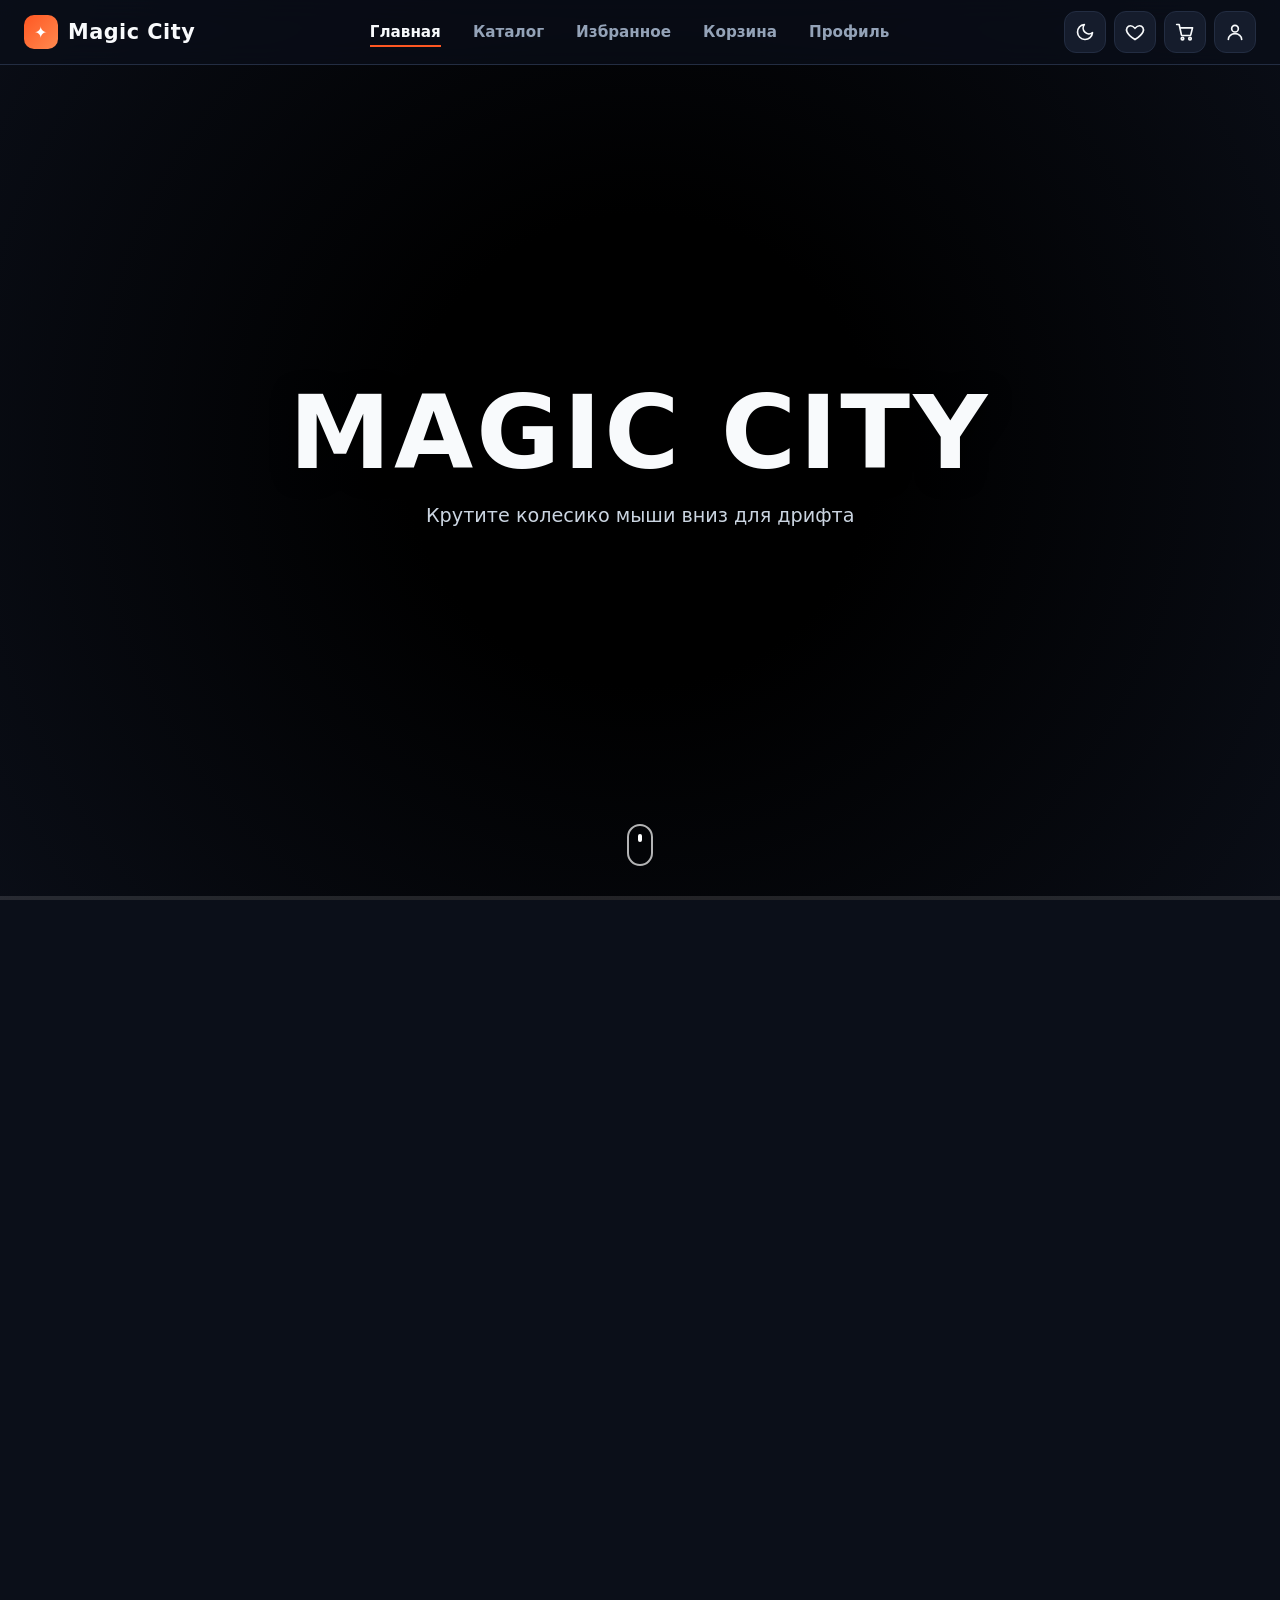
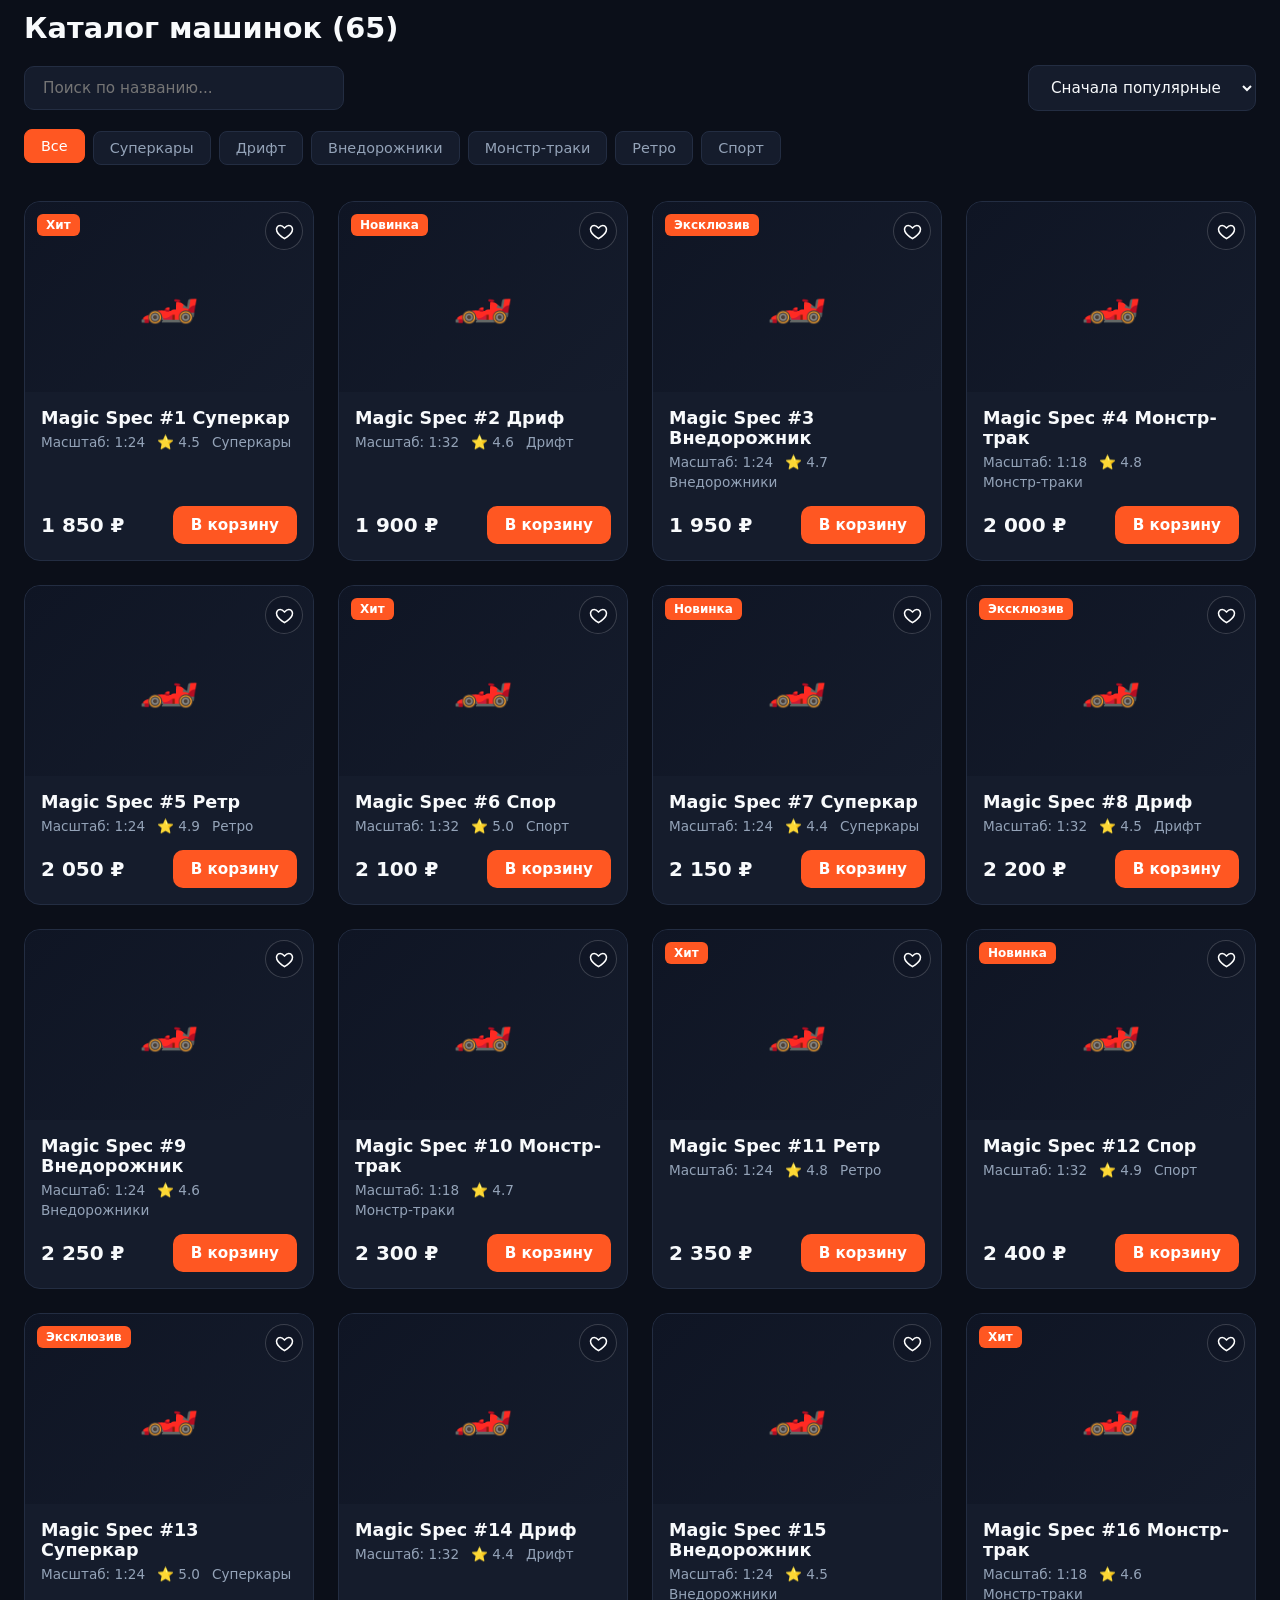
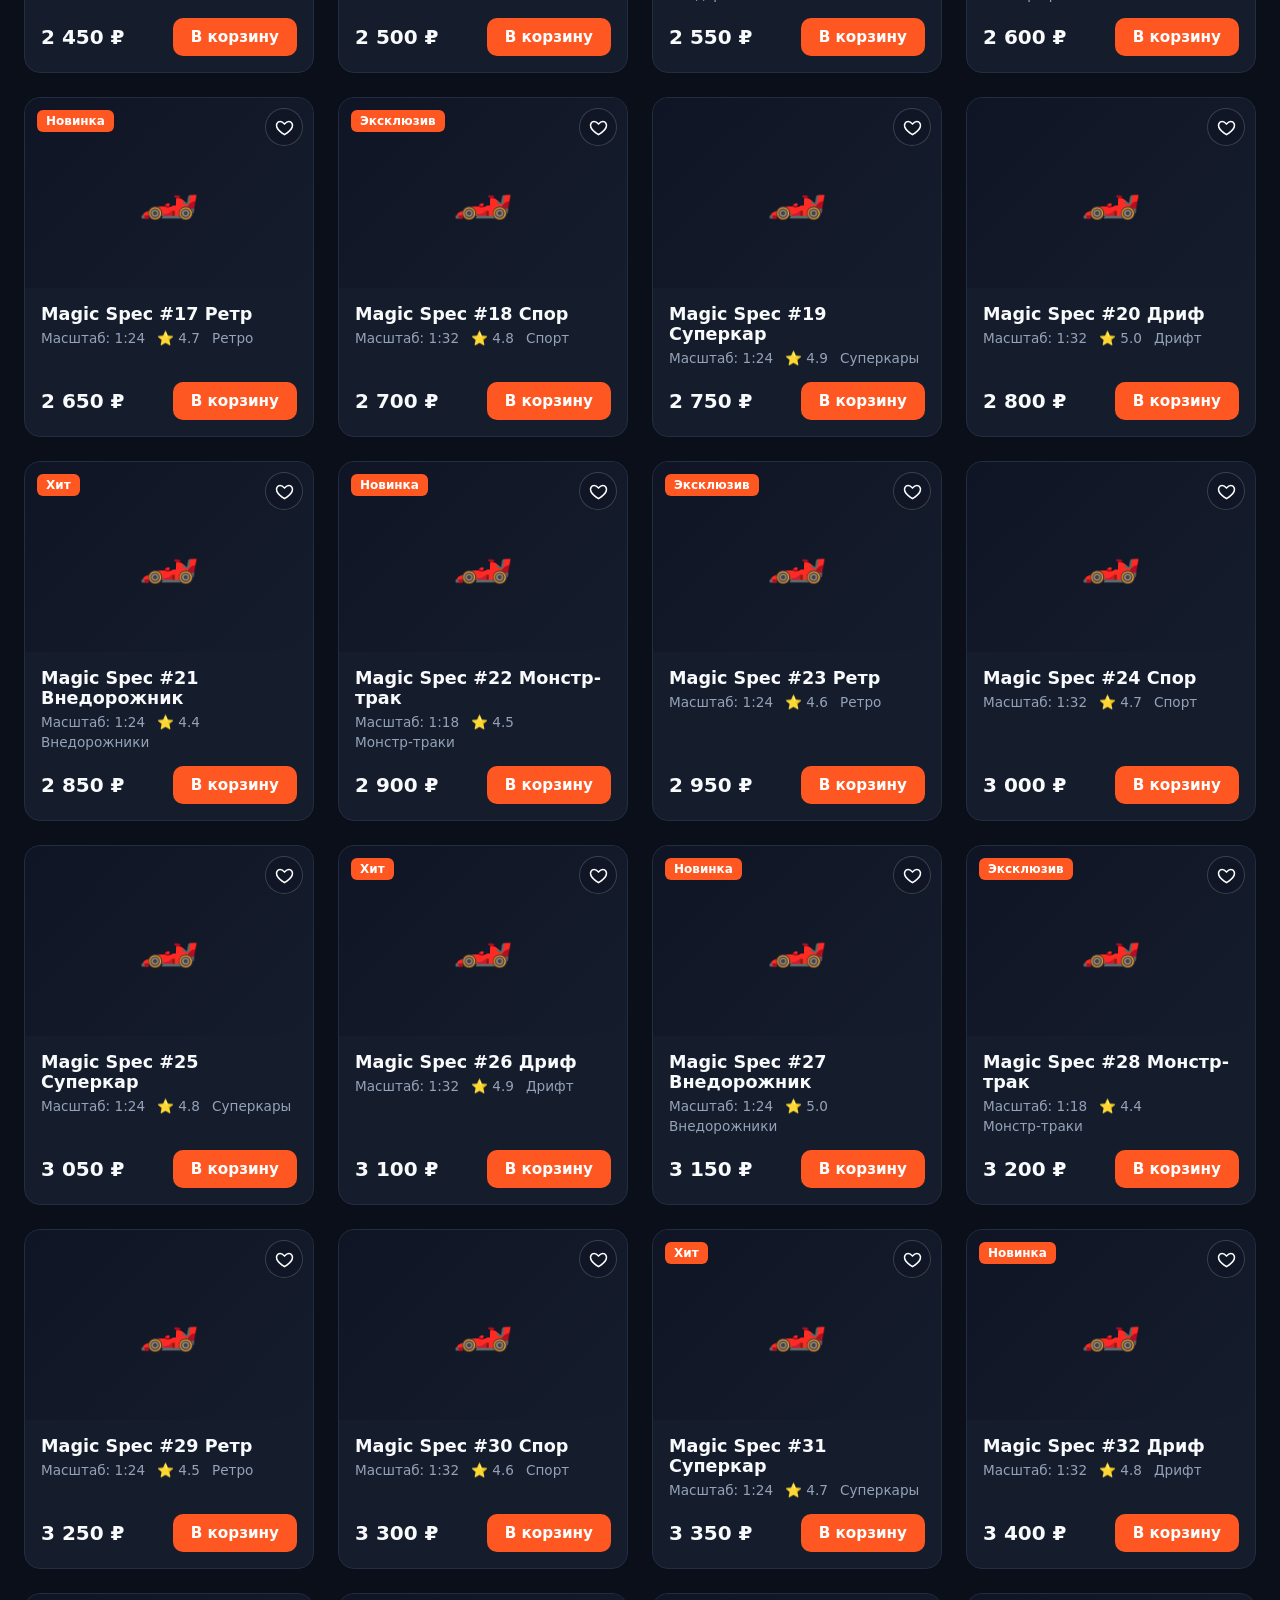
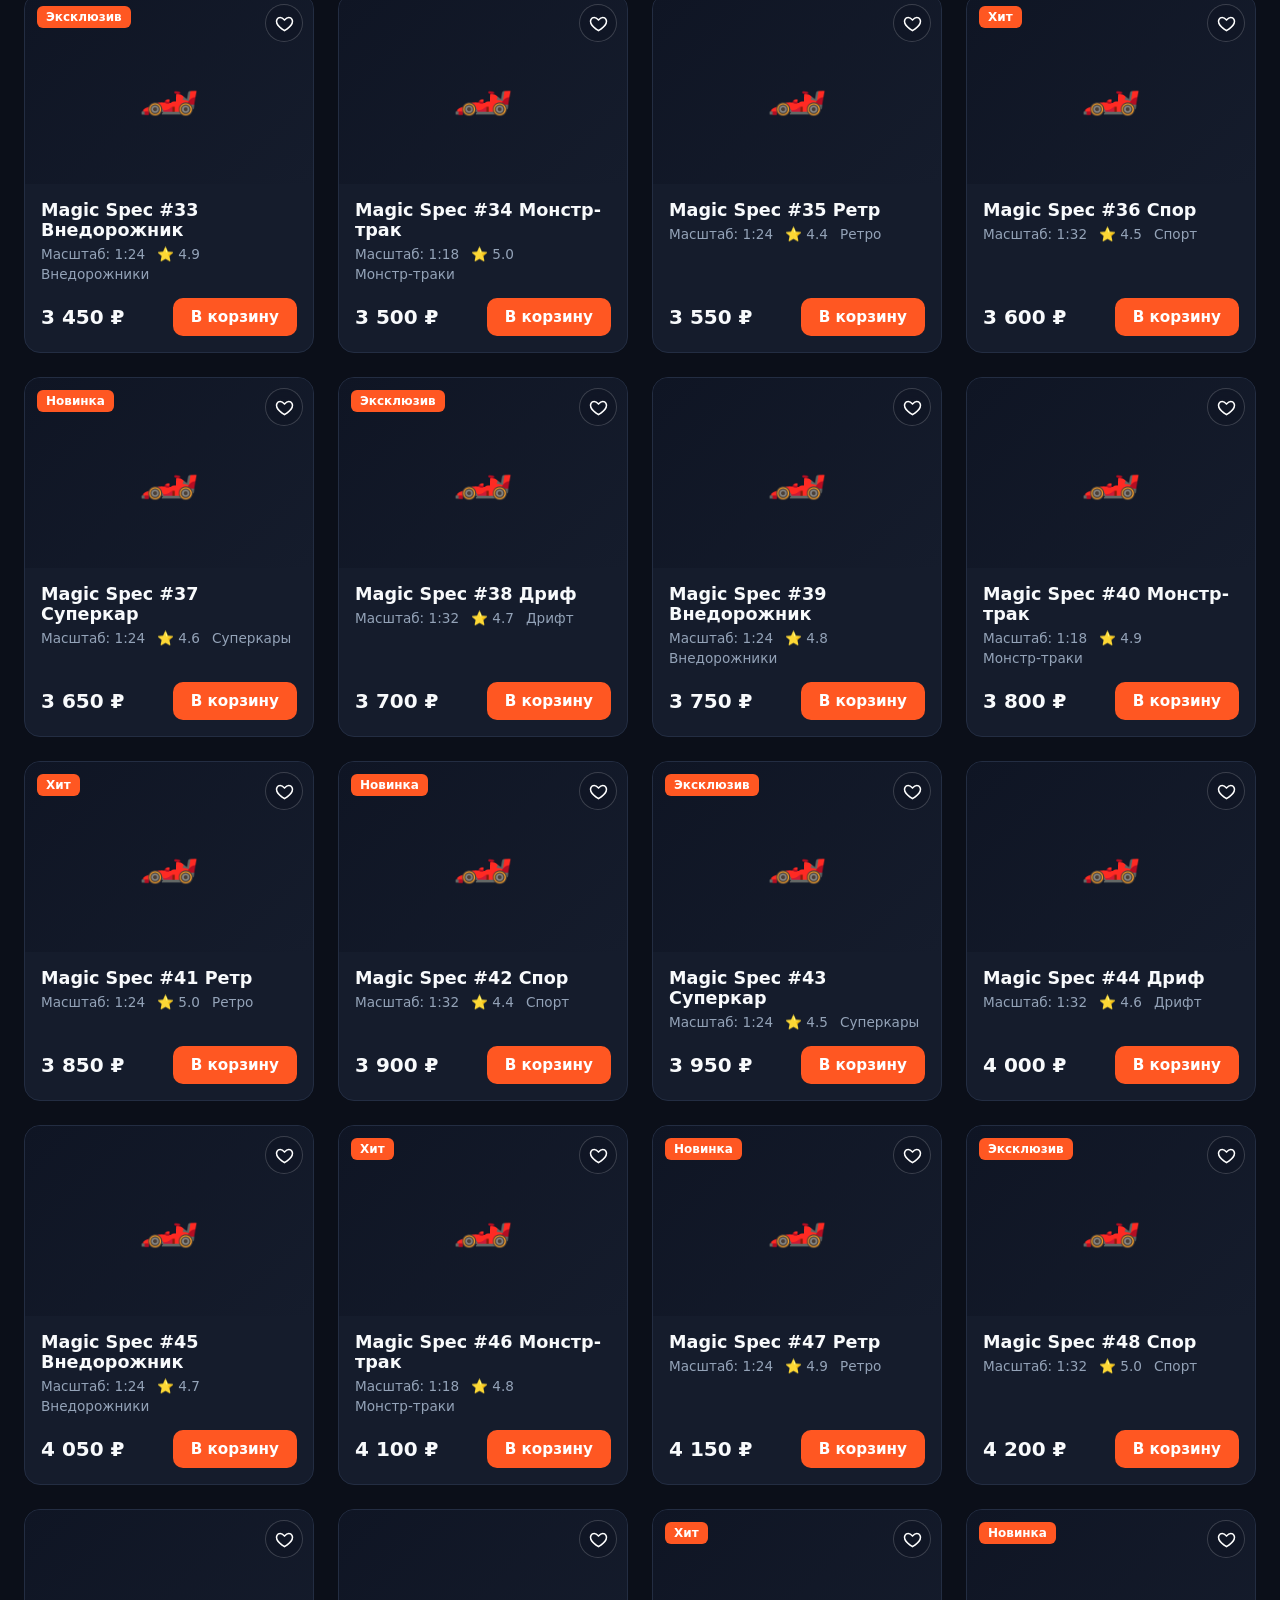
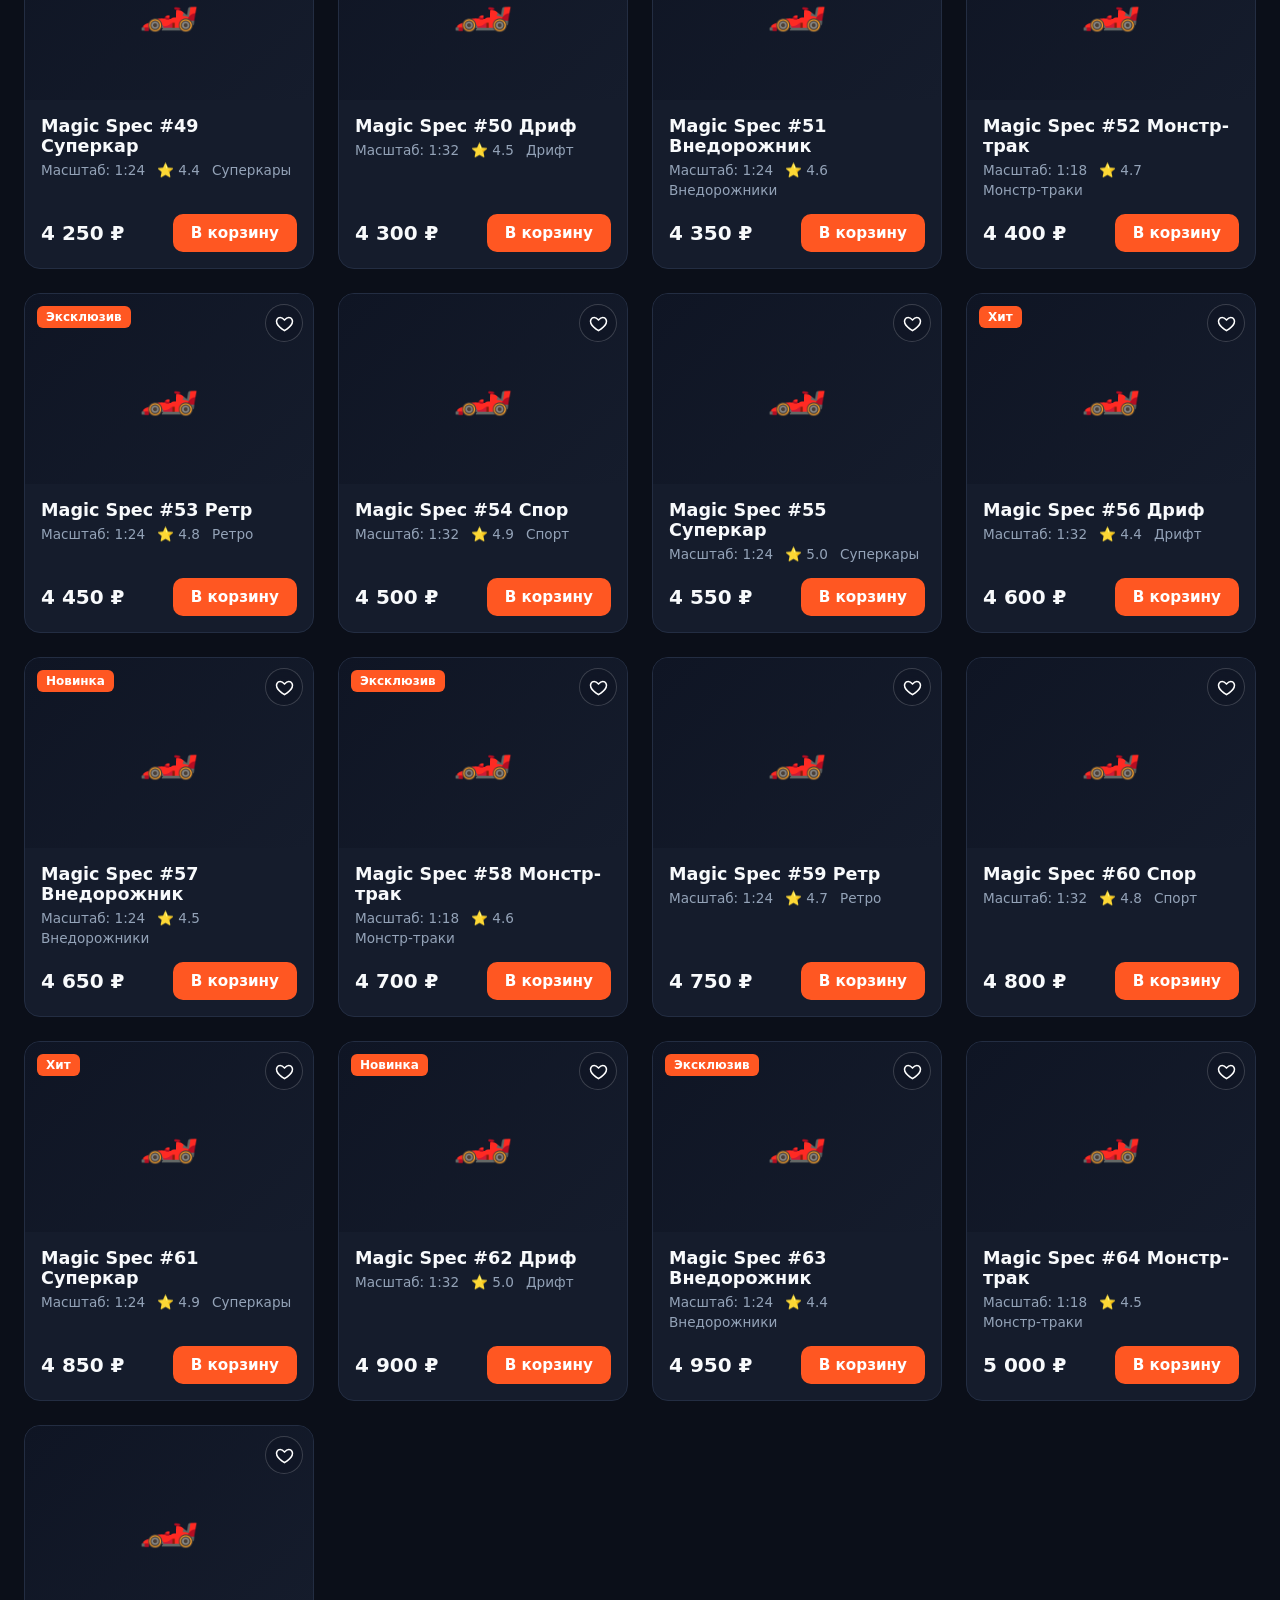
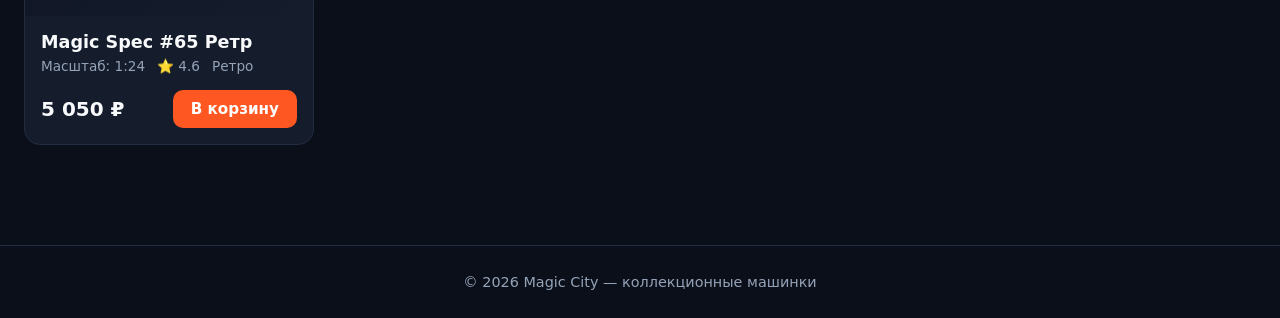
<file: index.html>
<!DOCTYPE html>
<html lang="ru" data-theme="dark">
<head>
  <meta charset="UTF-8" />
  <meta name="viewport" content="width=device-width, initial-scale=1.0" />
  <title>Magic City — Каталог машинок</title>
  <script>try{document.documentElement.dataset.theme=localStorage.getItem('mc_theme')||'dark'}catch(e){}</script>
  <link rel="stylesheet" href="css/style.css" />
</head>
<body data-page="home">
  <div id="site-header"></div>

  <section class="video-scroll-container" id="videoSection">
    <div class="video-sticky-box">
      <video class="scroll-video" id="scrollVideo" preload="auto" muted playsinline webkit-playsinline>
        <source src="car-drift-smooth.mp4" type="video/mp4" />
        <source src="car-drift.mp4" type="video/mp4" />
      </video>
      <div class="video-overlay" id="videoOverlay">
        <h1 class="overlay-title">Magic City</h1>
        <p class="overlay-sub">Крутите колесико мыши вниз для дрифта</p>
        <div class="scroll-hint"></div>
      </div>
      <div class="video-progress"><i id="videoBar"></i></div>
    </div>
  </section>

  <main class="catalog-section" id="catalog">
    <div class="catalog-header">
      <h2>Каталог машинок (<span id="count">0</span>)</h2>
      <div class="catalog-controls">
        <input type="text" id="searchInput" class="search-input" placeholder="Поиск по названию..." />
        <select id="sortSelect" class="select" aria-label="Сортировка">
          <option value="default">Сначала популярные</option>
          <option value="asc">Сначала дешёвые</option>
          <option value="desc">Сначала дорогие</option>
          <option value="rating">По рейтингу</option>
        </select>
      </div>
      <div class="filter-buttons" id="filterContainer">
        <button class="filter-btn active" data-category="Все">Все</button>
        <button class="filter-btn" data-category="Суперкары">Суперкары</button>
        <button class="filter-btn" data-category="Дрифт">Дрифт</button>
        <button class="filter-btn" data-category="Внедорожники">Внедорожники</button>
        <button class="filter-btn" data-category="Монстр-траки">Монстр-траки</button>
        <button class="filter-btn" data-category="Ретро">Ретро</button>
        <button class="filter-btn" data-category="Спорт">Спорт</button>
      </div>
    </div>
    <div class="grid" id="productsGrid"></div>
  </main>

  <div id="site-footer"></div>
  <script src="js/config.js"></script>
  <script src="js/products.js"></script>
  <script src="js/app.js"></script>
</body>
</html>
</file>
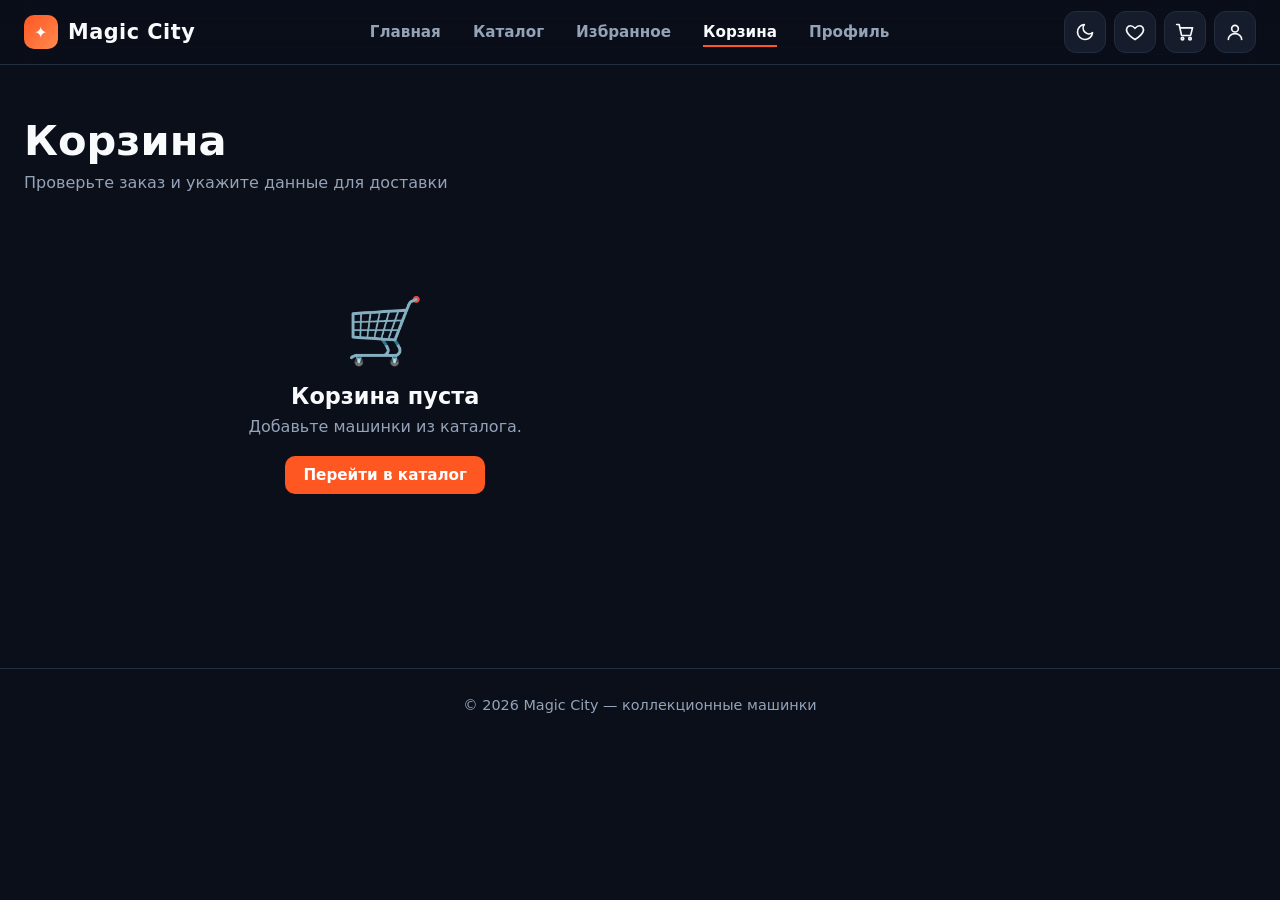
<file: cart.html>
<!DOCTYPE html>
<html lang="ru" data-theme="dark">
<head>
  <meta charset="UTF-8" />
  <meta name="viewport" content="width=device-width, initial-scale=1.0" />
  <title>Корзина — Magic City</title>
  <script>try{document.documentElement.dataset.theme=localStorage.getItem('mc_theme')||'dark'}catch(e){}</script>
  <link rel="stylesheet" href="css/style.css" />
</head>
<body data-page="cart" class="inner">
  <div id="site-header"></div>
  <main class="page"><div class="wrap">
    <h1 class="page-title">Корзина</h1>
    <p class="page-sub">Проверьте заказ и укажите данные для доставки</p>
    <div class="cart-layout">
      <div class="cart-list" id="cartList"></div>
      <aside class="panel sticky" id="cartSide">
        <h3>Оформление заказа</h3>
        <div class="sum-row"><span>Товаров</span><span id="sumCount">0</span></div>
        <div class="sum-row total"><span>Итого</span><span id="sumTotal">0 ₽</span></div>
        <form id="checkoutForm" novalidate style="margin-top:18px">
          <div class="field"><label for="fName">Имя</label><input id="fName" autocomplete="name" placeholder="Как к вам обращаться" /></div>
          <div class="field"><label for="fPhone">Телефон</label><input id="fPhone" type="tel" autocomplete="tel" placeholder="+998 90 123 45 67" /></div>
          <div class="field"><label for="fAddress">Адрес доставки</label><input id="fAddress" autocomplete="street-address" placeholder="Город, улица, дом" /></div>
          <div class="field"><label for="fNote">Комментарий</label><textarea id="fNote" placeholder="Необязательно"></textarea></div>
          <button class="btn big" id="orderBtn" type="submit">Оформить заказ</button>
        </form>
      </aside>
    </div>
  </div></main>
  <div id="site-footer"></div>
  <script src="js/config.js"></script>
  <script src="js/products.js"></script>
  <script src="js/app.js"></script>
</body>
</html>
</file>
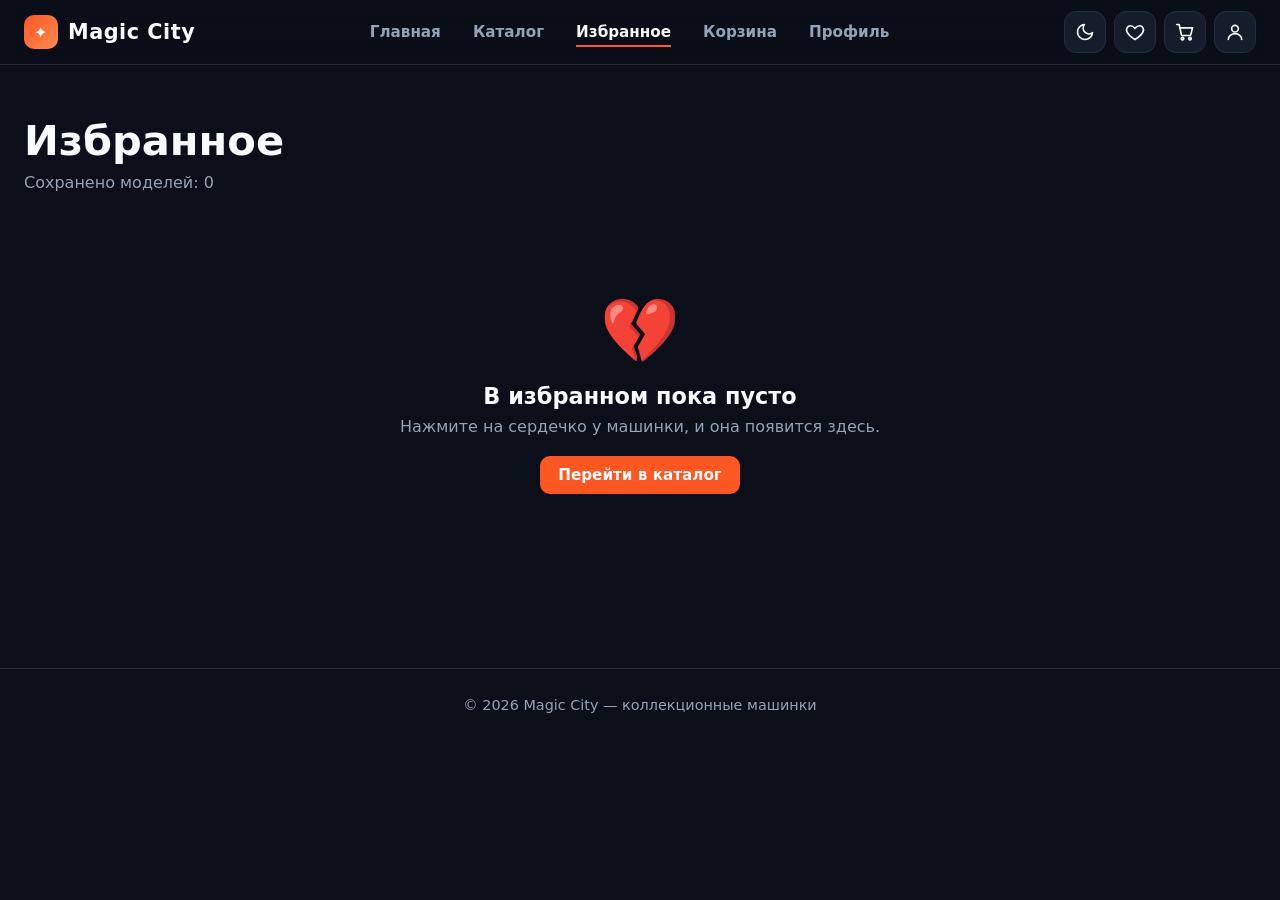
<file: favorites.html>
<!DOCTYPE html>
<html lang="ru" data-theme="dark">
<head>
  <meta charset="UTF-8" />
  <meta name="viewport" content="width=device-width, initial-scale=1.0" />
  <title>Избранное — Magic City</title>
  <script>try{document.documentElement.dataset.theme=localStorage.getItem('mc_theme')||'dark'}catch(e){}</script>
  <link rel="stylesheet" href="css/style.css" />
</head>
<body data-page="favorites" class="inner">
  <div id="site-header"></div>
  <main class="page"><div class="wrap">
    <h1 class="page-title">Избранное</h1>
    <p class="page-sub">Сохранено моделей: <span id="favTotal">0</span></p>
    <div class="grid" id="favGrid"></div>
  </div></main>
  <div id="site-footer"></div>
  <script src="js/config.js"></script>
  <script src="js/products.js"></script>
  <script src="js/app.js"></script>
</body>
</html>
</file>
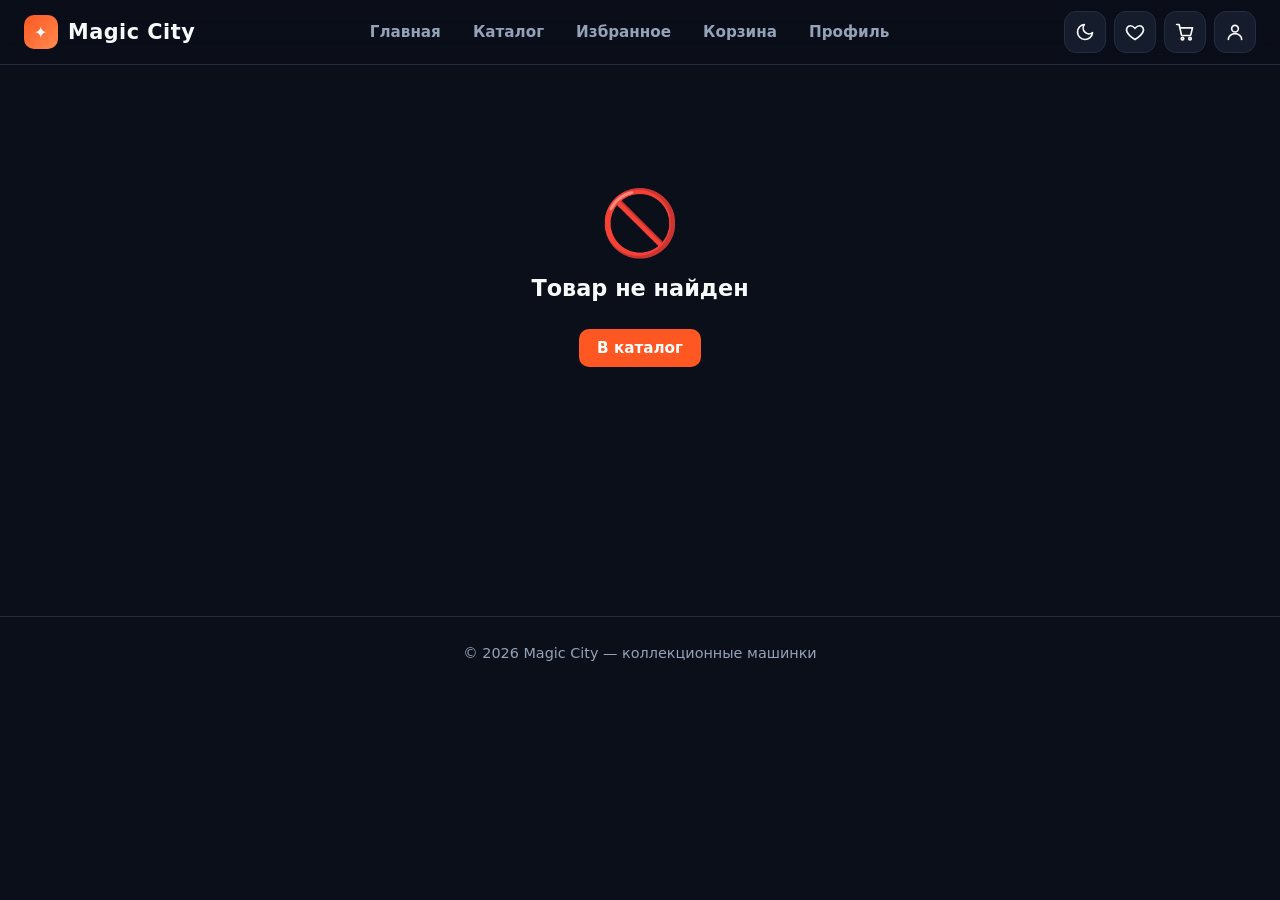
<file: product.html>
<!DOCTYPE html>
<html lang="ru" data-theme="dark">
<head>
  <meta charset="UTF-8" />
  <meta name="viewport" content="width=device-width, initial-scale=1.0" />
  <title>Товар — Magic City</title>
  <script>try{document.documentElement.dataset.theme=localStorage.getItem('mc_theme')||'dark'}catch(e){}</script>
  <link rel="stylesheet" href="css/style.css" />
</head>
<body data-page="product" class="inner">
  <div id="site-header"></div>
  <main class="page"><div class="wrap" id="productRoot"></div></main>
  <div id="site-footer"></div>
  <script src="js/config.js"></script>
  <script src="js/products.js"></script>
  <script src="js/app.js"></script>
</body>
</html>
</file>
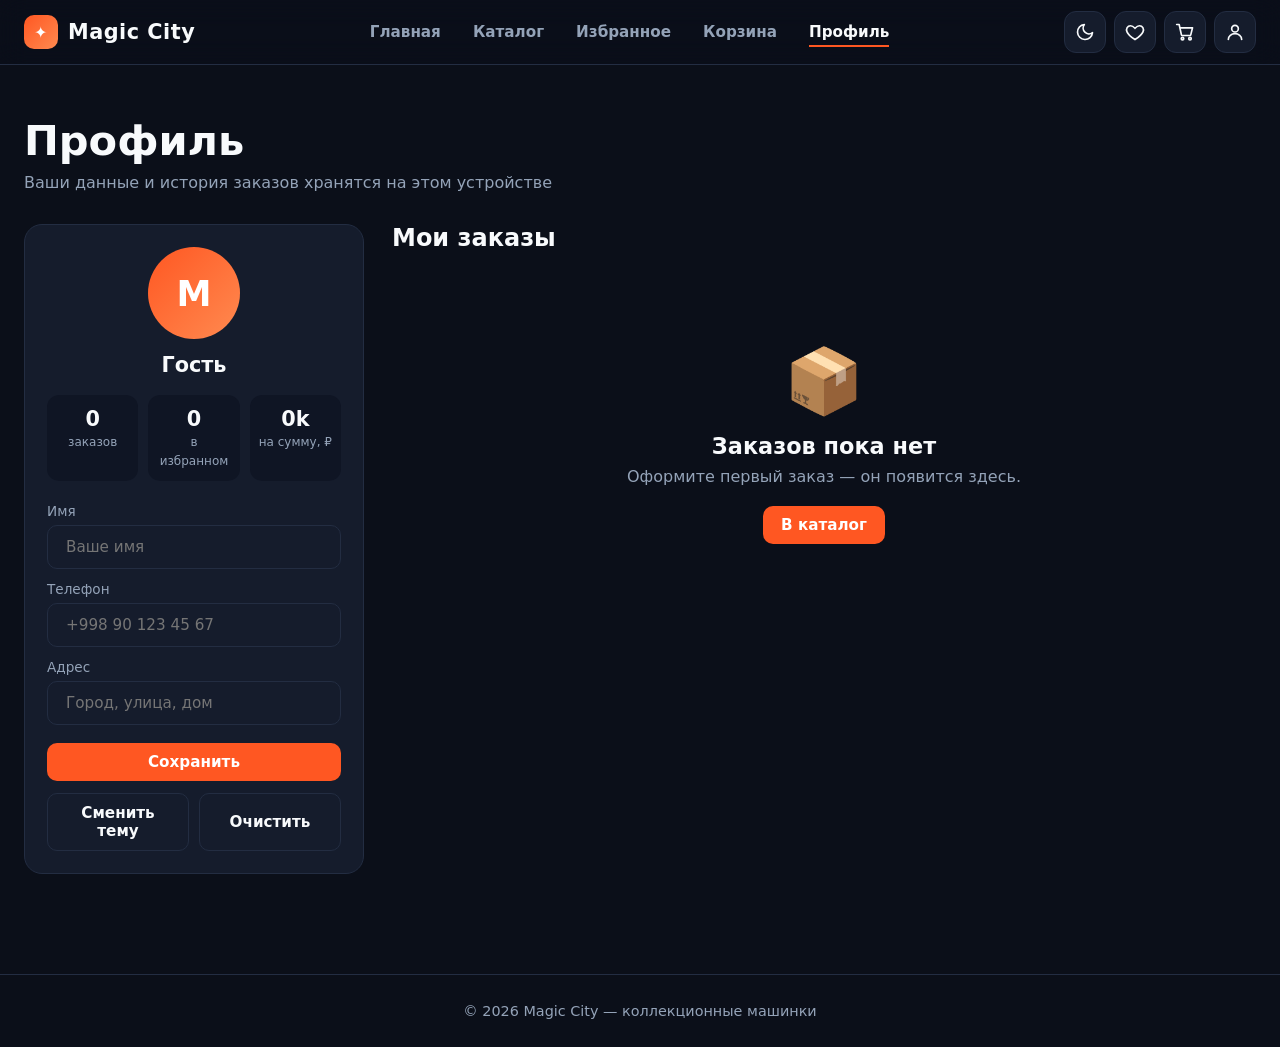
<file: profile.html>
<!DOCTYPE html>
<html lang="ru" data-theme="dark">
<head>
  <meta charset="UTF-8" />
  <meta name="viewport" content="width=device-width, initial-scale=1.0" />
  <title>Профиль — Magic City</title>
  <script>try{document.documentElement.dataset.theme=localStorage.getItem('mc_theme')||'dark'}catch(e){}</script>
  <link rel="stylesheet" href="css/style.css" />
</head>
<body data-page="profile" class="inner">
  <div id="site-header"></div>
  <main class="page"><div class="wrap">
    <h1 class="page-title">Профиль</h1>
    <p class="page-sub">Ваши данные и история заказов хранятся на этом устройстве</p>
    <div class="profile-layout">
      <aside class="panel">
        <div class="avatar" id="avatar">M</div>
        <div class="profile-name" id="profileName">Гость</div>
        <div class="stats">
          <div class="stat"><b id="stOrders">0</b><span>заказов</span></div>
          <div class="stat"><b id="stFav">0</b><span>в избранном</span></div>
          <div class="stat"><b id="stSum">0</b><span>на сумму, ₽</span></div>
        </div>
        <form id="profileForm">
          <div class="field"><label for="pName">Имя</label><input id="pName" placeholder="Ваше имя" /></div>
          <div class="field"><label for="pPhone">Телефон</label><input id="pPhone" type="tel" placeholder="+998 90 123 45 67" /></div>
          <div class="field"><label for="pAddress">Адрес</label><input id="pAddress" placeholder="Город, улица, дом" /></div>
          <button class="btn" type="submit">Сохранить</button>
        </form>
        <div style="display:flex;gap:10px;margin-top:12px">
          <button class="btn ghost" id="themeBtn" type="button" style="flex:1;margin:0">Сменить тему</button>
          <button class="btn ghost danger" id="clearBtn" type="button" style="flex:1;margin:0">Очистить</button>
        </div>
      </aside>
      <section>
        <h2 class="section-title" style="margin-top:0">Мои заказы</h2>
        <div id="ordersBox"></div>
      </section>
    </div>
  </div></main>
  <div id="site-footer"></div>
  <script src="js/config.js"></script>
  <script src="js/products.js"></script>
  <script src="js/app.js"></script>
</body>
</html>
</file>
<file: css/style.css>
:root, [data-theme="dark"] {
  --bg: #0b0f19;
  --bg-2: #0f1524;
  --card-bg: #151c2c;
  --accent: #ff5722;
  --accent-2: #ff8a50;
  --text: #f8fafc;
  --text-muted: #94a3b8;
  --border: #232d42;
  --overlay: 11, 15, 25;
  --shadow: 0 10px 30px rgba(0, 0, 0, .45);
  --header-bg: rgba(11, 15, 25, .72);
  --ok: #22c55e;
  --err: #ef4444;
}
[data-theme="light"] {
  --bg: #f3f5fa;
  --bg-2: #e9edf5;
  --card-bg: #ffffff;
  --accent: #f04a14;
  --accent-2: #ff7a3d;
  --text: #0f172a;
  --text-muted: #5b6b82;
  --border: #dde3ee;
  --overlay: 243, 245, 250;
  --shadow: 0 10px 30px rgba(15, 23, 42, .12);
  --header-bg: rgba(255, 255, 255, .78);
}

* { box-sizing: border-box; margin: 0; padding: 0; }
html { scroll-behavior: smooth; }
body {
  background-color: var(--bg);
  color: var(--text);
  font-family: system-ui, -apple-system, "Segoe UI", sans-serif;
  overflow-x: hidden;
  transition: background-color .45s ease, color .45s ease;
  min-height: 100vh;
}
body.inner { padding-top: 76px; }
a { color: inherit; text-decoration: none; }
button { font-family: inherit; cursor: pointer; }
img { max-width: 100%; display: block; }
:focus-visible { outline: 2px solid var(--accent); outline-offset: 2px; }

/* ---------- Header ---------- */
.site-header {
  position: fixed; top: 0; left: 0; right: 0; z-index: 100;
  background: var(--header-bg);
  backdrop-filter: blur(14px); -webkit-backdrop-filter: blur(14px);
  border-bottom: 1px solid var(--border);
  transition: background-color .45s ease, border-color .45s ease, transform .35s ease;
}
.site-header.hide { transform: translateY(-100%); }
.header-inner {
  max-width: 1280px; margin: 0 auto; padding: 0 24px; height: 64px;
  display: flex; align-items: center; justify-content: space-between; gap: 16px;
}
.logo { font-weight: 900; font-size: 1.3rem; letter-spacing: .5px; display: flex; align-items: center; gap: 10px; }
.logo-mark {
  width: 34px; height: 34px; border-radius: 10px; display: grid; place-items: center;
  background: linear-gradient(135deg, var(--accent), var(--accent-2)); color: #fff; font-size: 1rem;
  transition: transform .5s cubic-bezier(.3, 1.6, .5, 1);
}
.logo:hover .logo-mark { transform: rotate(-12deg) scale(1.12); }
.nav { display: flex; gap: 4px; }
.nav a {
  position: relative; padding: 8px 14px; border-radius: 8px; color: var(--text-muted);
  font-weight: 600; font-size: .95rem; transition: color .2s;
}
.nav a::after {
  content: ""; position: absolute; left: 14px; right: 14px; bottom: 2px; height: 2px; background: var(--accent);
  transform: scaleX(0); transform-origin: left; transition: transform .3s ease;
}
.nav a:hover, .nav a.active { color: var(--text); }
.nav a:hover::after, .nav a.active::after { transform: scaleX(1); }
.header-actions { display: flex; align-items: center; gap: 8px; }
.icon-btn {
  position: relative; width: 42px; height: 42px; border-radius: 12px; display: grid; place-items: center;
  background: var(--card-bg); border: 1px solid var(--border); color: var(--text);
  transition: transform .2s, border-color .2s, background-color .45s;
}
.icon-btn:hover { transform: translateY(-2px); border-color: var(--accent); }
.icon-btn svg { width: 20px; height: 20px; }
.badge-count {
  position: absolute; top: -6px; right: -6px; min-width: 20px; height: 20px; padding: 0 5px; border-radius: 10px;
  background: var(--accent); color: #fff; font-size: .72rem; font-weight: 800; display: grid; place-items: center;
  transform: scale(0); transition: transform .3s cubic-bezier(.3, 1.8, .5, 1);
}
.badge-count.show { transform: scale(1); }
.badge-count.bump { animation: bump .45s ease; }
@keyframes bump { 0% { transform: scale(1); } 40% { transform: scale(1.6); } 100% { transform: scale(1); } }
.theme-toggle .sun, .theme-toggle .moon { position: absolute; transition: transform .5s cubic-bezier(.3, 1.4, .5, 1), opacity .3s; }
[data-theme="dark"] .theme-toggle .sun { transform: rotate(-90deg) scale(0); opacity: 0; }
[data-theme="light"] .theme-toggle .moon { transform: rotate(90deg) scale(0); opacity: 0; }
.burger { display: none; }

/* ---------- Video hero ---------- */
.video-scroll-container { position: relative; height: 350vh; }
.video-sticky-box {
  position: sticky; top: 0; width: 100%; height: 100vh; overflow: hidden;
  display: flex; align-items: center; justify-content: center; background: #000;
}
video.scroll-video { width: 100%; height: 100%; object-fit: cover; pointer-events: none; }
.video-overlay {
  position: absolute; inset: 0; display: flex; flex-direction: column; align-items: center; justify-content: center;
  text-align: center; background: radial-gradient(circle, transparent 30%, rgba(11, 15, 25, .9) 100%);
  pointer-events: none; padding: 20px; transition: opacity .2s linear;
}
.overlay-title {
  font-size: clamp(2.8rem, 8vw, 6.5rem); font-weight: 900; text-transform: uppercase; letter-spacing: 3px;
  margin-bottom: 12px; color: #f8fafc; text-shadow: 0 4px 24px rgba(0, 0, 0, .9);
  animation: titleIn 1.1s cubic-bezier(.2, .8, .2, 1) both;
}
.overlay-sub { font-size: 1.2rem; color: #cbd5e1; animation: titleIn 1.1s .25s cubic-bezier(.2, .8, .2, 1) both; }
@keyframes titleIn { from { opacity: 0; transform: translateY(30px) scale(.96); letter-spacing: 10px; } to { opacity: 1; transform: none; } }
.scroll-hint {
  position: absolute; bottom: 34px; left: 50%; width: 26px; height: 42px; margin-left: -13px;
  border: 2px solid rgba(255, 255, 255, .7); border-radius: 14px;
}
.scroll-hint::after {
  content: ""; position: absolute; top: 8px; left: 50%; width: 4px; height: 8px; margin-left: -2px;
  border-radius: 2px; background: #fff; animation: wheel 1.6s infinite;
}
@keyframes wheel { 0% { opacity: 1; transform: translateY(0); } 100% { opacity: 0; transform: translateY(16px); } }
.video-progress { position: absolute; left: 0; bottom: 0; height: 4px; width: 100%; background: rgba(255, 255, 255, .12); }
.video-progress i { display: block; height: 100%; width: 0; background: linear-gradient(90deg, var(--accent), var(--accent-2)); }

/* ---------- Catalog ---------- */
.catalog-section, .page {
  position: relative; z-index: 10; background-color: var(--bg); padding: 60px 24px 100px;
  border-top: 1px solid var(--border); transition: background-color .45s ease;
  min-height: 60vh;
}
body.inner .page { border-top: none; padding-top: 40px; }
.wrap { max-width: 1280px; margin: 0 auto; }
.page-title { font-size: clamp(1.8rem, 4vw, 2.6rem); font-weight: 900; margin-bottom: 8px; }
.page-sub { color: var(--text-muted); margin-bottom: 32px; }
.catalog-header { max-width: 1280px; margin: 0 auto 36px; display: flex; flex-direction: column; gap: 20px; }
.catalog-header h2 { font-size: 1.8rem; font-weight: 900; }
.catalog-controls { display: flex; flex-wrap: wrap; gap: 12px; justify-content: space-between; align-items: center; }
.search-input, .select, .field input, .field textarea {
  padding: 12px 18px; border-radius: 10px; background: var(--card-bg); border: 1px solid var(--border);
  color: var(--text); font-size: .95rem; outline: none; font-family: inherit;
  transition: border-color .2s, box-shadow .2s, background-color .45s;
}
.search-input { width: 100%; max-width: 320px; }
.search-input:focus, .select:focus, .field input:focus, .field textarea:focus {
  border-color: var(--accent); box-shadow: 0 0 0 3px rgba(255, 87, 34, .18);
}
.filter-buttons { display: flex; flex-wrap: wrap; gap: 8px; }
.filter-btn {
  background: var(--card-bg); color: var(--text-muted); border: 1px solid var(--border);
  padding: 8px 16px; border-radius: 8px; font-size: .9rem; transition: .25s;
}
.filter-btn.active, .filter-btn:hover { background: var(--accent); color: #fff; border-color: var(--accent); transform: translateY(-2px); }

.grid {
  display: grid; grid-template-columns: repeat(auto-fill, minmax(260px, 1fr)); gap: 24px; max-width: 1280px; margin: 0 auto;
}
.card {
  background: var(--card-bg); border: 1px solid var(--border); border-radius: 16px; overflow: hidden;
  display: flex; flex-direction: column; position: relative;
  transition: transform .35s cubic-bezier(.2, .8, .2, 1), box-shadow .35s, border-color .3s, background-color .45s;
}
.card:hover { transform: translateY(-8px); box-shadow: var(--shadow); border-color: var(--accent); }
.card.reveal { opacity: 0; transform: translateY(30px); }
.card.reveal.in { opacity: 1; transform: none; transition: opacity .6s ease var(--d, 0s), transform .6s cubic-bezier(.2, .8, .2, 1) var(--d, 0s), box-shadow .35s, border-color .3s; }
.card.reveal.in:hover { transform: translateY(-8px); }
.card-image-box { display: block; width: 100%; height: 190px; background: var(--bg-2); overflow: hidden; }
.card-image-box img { width: 100%; height: 100%; object-fit: cover; transition: transform .6s ease; }
.card:hover .card-image-box img { transform: scale(1.1) rotate(.6deg); }
.img-fallback { width: 100%; height: 100%; display: grid; place-items: center; font-size: 3rem; background: linear-gradient(135deg, var(--bg-2), var(--card-bg)); }
.badge {
  position: absolute; top: 12px; left: 12px; background: var(--accent); color: #fff; font-size: .75rem;
  padding: 4px 9px; border-radius: 6px; font-weight: 700; z-index: 2;
}
.fav-btn {
  position: absolute; top: 10px; right: 10px; z-index: 3; width: 38px; height: 38px; border-radius: 50%;
  display: grid; place-items: center; background: rgba(15, 21, 36, .55); backdrop-filter: blur(6px);
  border: 1px solid rgba(255, 255, 255, .18); color: #fff; transition: transform .2s, background-color .2s;
}
.fav-btn svg { width: 19px; height: 19px; fill: transparent; stroke: currentColor; stroke-width: 2; transition: fill .2s, stroke .2s; }
.fav-btn:hover { transform: scale(1.12); }
.fav-btn.on { background: #fff; color: #ef2b4b; }
.fav-btn.on svg { fill: #ef2b4b; stroke: #ef2b4b; }
.fav-btn.pop { animation: heartPop .5s cubic-bezier(.3, 1.8, .5, 1); }
@keyframes heartPop { 0% { transform: scale(1); } 40% { transform: scale(1.5); } 100% { transform: scale(1); } }
.card-body { padding: 16px; display: flex; flex-direction: column; flex-grow: 1; }
.card-title { font-size: 1.1rem; font-weight: 700; margin-bottom: 6px; }
.card-title:hover { color: var(--accent); }
.card-meta { font-size: .85rem; color: var(--text-muted); margin-bottom: 16px; display: flex; flex-wrap: wrap; gap: 4px 12px; }
.card-footer { margin-top: auto; display: flex; align-items: center; justify-content: space-between; gap: 8px; }
.price { font-size: 1.25rem; font-weight: 800; }
.buy-btn, .btn {
  background: var(--accent); color: #fff; border: none; padding: 10px 18px; border-radius: 10px; font-weight: 700;
  font-size: .95rem; position: relative; overflow: hidden; transition: transform .2s, box-shadow .25s, background-color .2s;
}
.buy-btn:hover, .btn:hover { transform: translateY(-2px); box-shadow: 0 8px 20px rgba(255, 87, 34, .4); background: var(--accent-2); }
.buy-btn:active, .btn:active { transform: scale(.96); }
.btn.ghost { background: transparent; color: var(--text); border: 1px solid var(--border); }
.btn.ghost:hover { border-color: var(--accent); box-shadow: none; background: transparent; }
.btn.danger:hover { border-color: var(--err); color: var(--err); }
.btn[disabled] { opacity: .6; pointer-events: none; }
.btn.big { padding: 14px 26px; font-size: 1.05rem; }
.buy-btn.added { background: var(--ok); }
.ripple { position: absolute; border-radius: 50%; background: rgba(255, 255, 255, .45); transform: scale(0); animation: ripple .6s linear; pointer-events: none; }
@keyframes ripple { to { transform: scale(4); opacity: 0; } }

.empty { text-align: center; padding: 70px 20px; color: var(--text-muted); grid-column: 1 / -1; animation: fadeUp .6s ease both; }
.empty .em-ico { font-size: 4rem; margin-bottom: 14px; display: inline-block; animation: float 3s ease-in-out infinite; }
.empty h3 { color: var(--text); font-size: 1.4rem; margin-bottom: 8px; }
.empty .btn { display: inline-block; margin-top: 20px; }
@keyframes float { 50% { transform: translateY(-10px); } }
@keyframes fadeUp { from { opacity: 0; transform: translateY(20px); } to { opacity: 1; transform: none; } }

/* ---------- Product page ---------- */
.crumbs { color: var(--text-muted); font-size: .9rem; margin-bottom: 24px; }
.crumbs a:hover { color: var(--accent); }
.product-layout { display: grid; grid-template-columns: 1.1fr 1fr; gap: 40px; align-items: start; }
.product-gallery {
  position: relative; border-radius: 20px; overflow: hidden; border: 1px solid var(--border); background: var(--card-bg);
  aspect-ratio: 4 / 3; animation: fadeUp .7s ease both; cursor: zoom-in;
}
.product-gallery img { width: 100%; height: 100%; object-fit: cover; transition: transform .25s ease-out; }
.product-gallery:hover img { transform: scale(1.35); }
.product-info { animation: fadeUp .7s .12s ease both; }
.product-info h1 { font-size: clamp(1.7rem, 3.5vw, 2.4rem); font-weight: 900; margin: 10px 0; }
.tags { display: flex; flex-wrap: wrap; gap: 8px; margin-bottom: 14px; }
.tag { padding: 5px 12px; border-radius: 20px; background: var(--card-bg); border: 1px solid var(--border); font-size: .85rem; color: var(--text-muted); }
.tag.accent { background: var(--accent); border-color: var(--accent); color: #fff; font-weight: 700; }
.product-price { font-size: 2.2rem; font-weight: 900; margin: 18px 0; }
.product-desc { color: var(--text-muted); line-height: 1.7; margin-bottom: 22px; }
.specs { width: 100%; border-collapse: collapse; margin-bottom: 26px; }
.specs td { padding: 10px 0; border-bottom: 1px solid var(--border); font-size: .95rem; }
.specs td:first-child { color: var(--text-muted); width: 45%; }
.buy-row { display: flex; flex-wrap: wrap; gap: 12px; align-items: center; }
.qty { display: inline-flex; align-items: center; border: 1px solid var(--border); border-radius: 10px; background: var(--card-bg); overflow: hidden; }
.qty button { width: 38px; height: 42px; border: none; background: transparent; color: var(--text); font-size: 1.2rem; transition: background-color .2s; }
.qty button:hover { background: var(--accent); color: #fff; }
.qty span { min-width: 36px; text-align: center; font-weight: 700; display: inline-block; }
.qty span.tick { animation: bump .3s ease; }
.fav-inline { width: 46px; height: 46px; position: static; background: var(--card-bg); color: var(--text); border: 1px solid var(--border); backdrop-filter: none; }
.fav-inline.on { background: #fff; }
.section-title { font-size: 1.5rem; font-weight: 800; margin: 60px 0 22px; }

/* ---------- Cart ---------- */
.cart-layout { display: grid; grid-template-columns: 1.5fr 1fr; gap: 28px; align-items: start; }
.cart-list { display: flex; flex-direction: column; gap: 14px; }
.cart-item {
  display: grid; grid-template-columns: 110px 1fr auto; gap: 16px; align-items: center; padding: 14px;
  background: var(--card-bg); border: 1px solid var(--border); border-radius: 16px;
  animation: slideIn .5s cubic-bezier(.2, .8, .2, 1) both; transition: background-color .45s, border-color .3s;
}
.cart-item:hover { border-color: var(--accent); }
.cart-item.removing { animation: slideOut .35s ease forwards; }
@keyframes slideIn { from { opacity: 0; transform: translateX(-30px); } to { opacity: 1; transform: none; } }
@keyframes slideOut { to { opacity: 0; transform: translateX(60px) scale(.95); } }
.cart-item .thumb { width: 110px; height: 84px; border-radius: 10px; overflow: hidden; background: var(--bg-2); }
.cart-item .thumb img { width: 100%; height: 100%; object-fit: cover; }
.ci-title { font-weight: 700; margin-bottom: 4px; }
.ci-meta { color: var(--text-muted); font-size: .85rem; margin-bottom: 10px; }
.ci-side { text-align: right; display: flex; flex-direction: column; align-items: flex-end; gap: 10px; }
.ci-sum { font-weight: 800; font-size: 1.1rem; }
.link-btn { background: none; border: none; color: var(--text-muted); font-size: .85rem; transition: color .2s; }
.link-btn:hover { color: var(--err); }
.panel {
  background: var(--card-bg); border: 1px solid var(--border); border-radius: 18px; padding: 22px;
  transition: background-color .45s; animation: fadeUp .6s ease both;
}
.panel.sticky { position: sticky; top: 90px; }
.panel h3 { font-size: 1.2rem; margin-bottom: 16px; }
.sum-row { display: flex; justify-content: space-between; padding: 8px 0; color: var(--text-muted); }
.sum-row.total { color: var(--text); font-weight: 900; font-size: 1.35rem; border-top: 1px solid var(--border); margin-top: 8px; padding-top: 14px; }
.field { display: flex; flex-direction: column; gap: 6px; margin-bottom: 12px; }
.field label { font-size: .85rem; color: var(--text-muted); }
.field input, .field textarea { width: 100%; }
.field textarea { resize: vertical; min-height: 70px; }
.field.error input { border-color: var(--err); animation: shake .35s; }
@keyframes shake { 25% { transform: translateX(-6px); } 75% { transform: translateX(6px); } }
.panel .btn { width: 100%; margin-top: 6px; }
.spinner { display: inline-block; width: 16px; height: 16px; border: 2px solid rgba(255, 255, 255, .4); border-top-color: #fff; border-radius: 50%; animation: spin .7s linear infinite; vertical-align: -3px; margin-right: 8px; }
@keyframes spin { to { transform: rotate(360deg); } }

/* ---------- Profile ---------- */
.profile-layout { display: grid; grid-template-columns: 340px 1fr; gap: 28px; align-items: start; }
.avatar {
  width: 92px; height: 92px; border-radius: 50%; display: grid; place-items: center; font-size: 2.2rem; font-weight: 900; color: #fff;
  background: linear-gradient(135deg, var(--accent), var(--accent-2)); margin: 0 auto 14px; animation: pulseRing 2.6s infinite;
}
@keyframes pulseRing { 0% { box-shadow: 0 0 0 0 rgba(255, 87, 34, .5); } 70%, 100% { box-shadow: 0 0 0 18px rgba(255, 87, 34, 0); } }
.profile-name { text-align: center; font-size: 1.3rem; font-weight: 800; margin-bottom: 18px; }
.stats { display: grid; grid-template-columns: repeat(3, 1fr); gap: 10px; margin-bottom: 22px; }
.stat { background: var(--bg-2); border-radius: 12px; padding: 12px 6px; text-align: center; transition: background-color .45s; }
.stat b { display: block; font-size: 1.3rem; }
.stat span { font-size: .75rem; color: var(--text-muted); }
.order { border: 1px solid var(--border); border-radius: 14px; padding: 16px; margin-bottom: 14px; animation: fadeUp .5s ease both; background: var(--bg-2); transition: background-color .45s; }
.order-head { display: flex; justify-content: space-between; flex-wrap: wrap; gap: 8px; font-weight: 700; margin-bottom: 6px; }
.order-items { color: var(--text-muted); font-size: .9rem; margin-bottom: 14px; line-height: 1.5; }
.track { display: flex; justify-content: space-between; position: relative; margin: 8px 6px 0; }
.track::before { content: ""; position: absolute; top: 9px; left: 8px; right: 8px; height: 3px; background: var(--border); }
.track .fill { position: absolute; top: 9px; left: 8px; height: 3px; background: var(--accent); width: 0; transition: width 1.2s cubic-bezier(.2, .8, .2, 1); }
.step { position: relative; z-index: 1; text-align: center; font-size: .72rem; color: var(--text-muted); width: 70px; }
.step i { display: block; width: 21px; height: 21px; margin: 0 auto 6px; border-radius: 50%; background: var(--card-bg); border: 3px solid var(--border); transition: .5s; }
.step.done { color: var(--text); }
.step.done i { background: var(--accent); border-color: var(--accent); }
.step.current i { animation: pulseRing 1.8s infinite; }

/* ---------- Toast / Modal ---------- */
.toasts { position: fixed; bottom: 24px; left: 50%; transform: translateX(-50%); z-index: 400; display: flex; flex-direction: column; gap: 10px; align-items: center; pointer-events: none; }
.toast {
  background: var(--card-bg); color: var(--text); border: 1px solid var(--border); border-left: 4px solid var(--accent);
  padding: 12px 20px; border-radius: 12px; box-shadow: var(--shadow); font-weight: 600; font-size: .95rem;
  animation: toastIn .4s cubic-bezier(.2, 1.2, .4, 1) both;
}
.toast.ok { border-left-color: var(--ok); }
.toast.err { border-left-color: var(--err); }
.toast.out { animation: toastOut .3s ease forwards; }
@keyframes toastIn { from { opacity: 0; transform: translateY(30px) scale(.9); } to { opacity: 1; transform: none; } }
@keyframes toastOut { to { opacity: 0; transform: translateY(20px); } }
.fly { position: fixed; z-index: 500; width: 22px; height: 22px; border-radius: 50%; background: var(--accent); pointer-events: none; box-shadow: 0 0 14px var(--accent); }
.modal-back { position: fixed; inset: 0; z-index: 300; background: rgba(0, 0, 0, .6); backdrop-filter: blur(4px); display: grid; place-items: center; padding: 20px; animation: fade .3s ease both; }
@keyframes fade { from { opacity: 0; } }
.modal { background: var(--card-bg); border: 1px solid var(--border); border-radius: 22px; padding: 34px 28px; max-width: 420px; width: 100%; text-align: center; animation: modalIn .5s cubic-bezier(.2, 1.3, .4, 1) both; }
@keyframes modalIn { from { opacity: 0; transform: scale(.8) translateY(30px); } }
.modal h3 { font-size: 1.5rem; margin: 18px 0 8px; }
.modal p { color: var(--text-muted); margin-bottom: 22px; line-height: 1.6; }
.check { width: 84px; height: 84px; margin: 0 auto; }
.check circle { fill: none; stroke: var(--ok); stroke-width: 4; stroke-dasharray: 260; stroke-dashoffset: 260; animation: draw .7s ease forwards; }
.check path { fill: none; stroke: var(--ok); stroke-width: 5; stroke-linecap: round; stroke-linejoin: round; stroke-dasharray: 60; stroke-dashoffset: 60; animation: draw .45s .55s ease forwards; }
@keyframes draw { to { stroke-dashoffset: 0; } }

.site-footer { border-top: 1px solid var(--border); padding: 28px 24px; text-align: center; color: var(--text-muted); font-size: .9rem; background: var(--bg); position: relative; z-index: 10; transition: background-color .45s; }

/* ---------- Responsive ---------- */
@media (max-width: 900px) {
  .product-layout, .cart-layout, .profile-layout { grid-template-columns: 1fr; }
  .panel.sticky { position: static; }
}
@media (max-width: 720px) {
  .burger { display: grid; }
  .nav {
    position: absolute; top: 64px; left: 0; right: 0; flex-direction: column; background: var(--card-bg); padding: 10px 16px;
    border-bottom: 1px solid var(--border); transform: translateY(-12px); opacity: 0; pointer-events: none; transition: .3s;
  }
  .nav.open { transform: none; opacity: 1; pointer-events: auto; }
  .header-inner { padding: 0 16px; }
  .cart-item { grid-template-columns: 80px 1fr; }
  .cart-item .thumb { width: 80px; height: 64px; }
  .ci-side { grid-column: 1 / -1; flex-direction: row; justify-content: space-between; align-items: center; width: 100%; }
  .catalog-section, .page { padding: 40px 16px 80px; }
}
@media (prefers-reduced-motion: reduce) {
  *, *::before, *::after { animation-duration: .01ms !important; animation-iteration-count: 1 !important; transition-duration: .01ms !important; }
  html { scroll-behavior: auto; }
}
</file>
